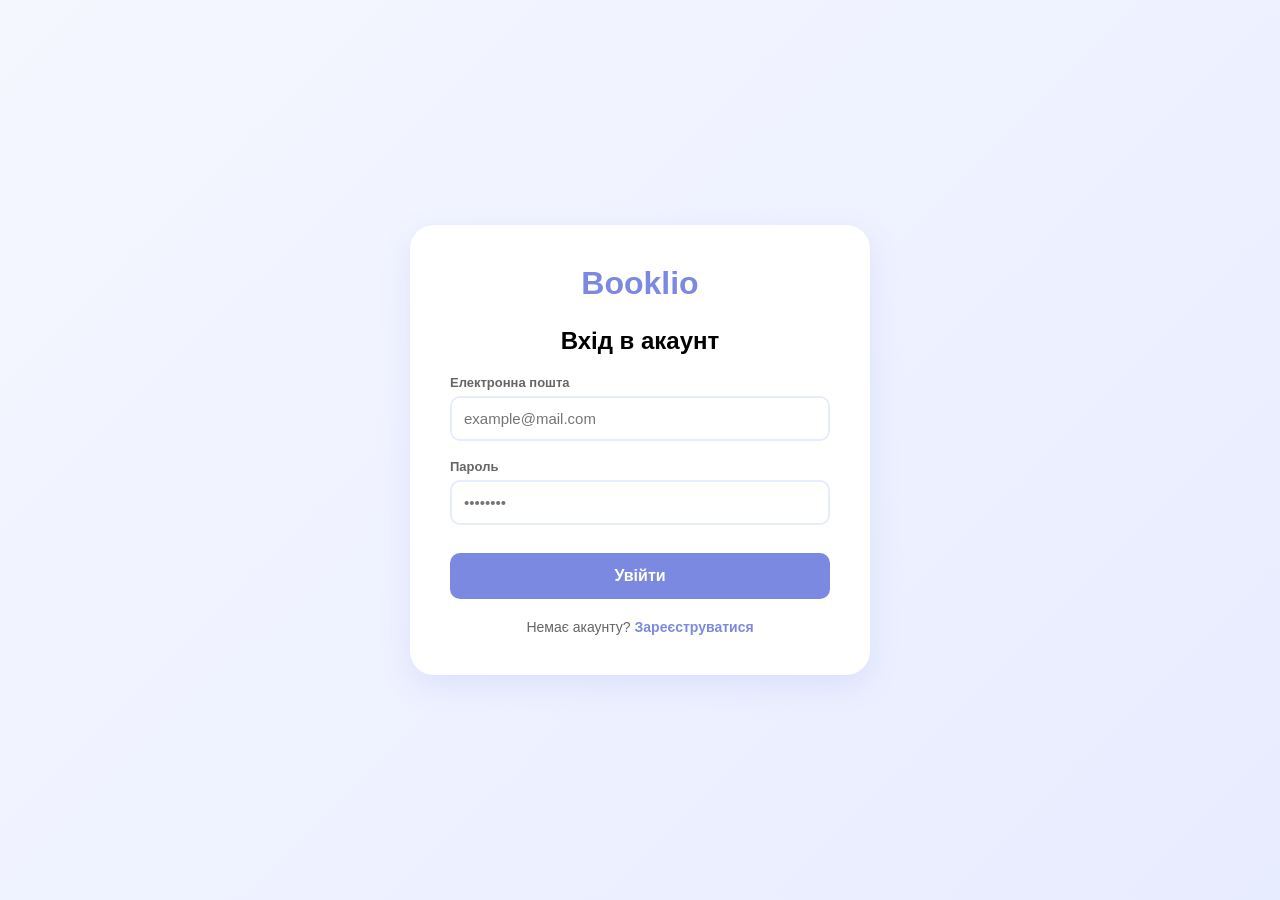
<file: login.html>
<!DOCTYPE html>

<html lang="uk">

<head>

    <meta charset="UTF-8">

    <title>Авторизація — Booklio</title>

    <style>

        body { margin: 0; font-family: 'Segoe UI', sans-serif; background: linear-gradient(135deg, #f5f7ff, #e8ecff); display: flex; justify-content: center; align-items: center; min-height: 100vh; }

        .login-card { background: white; padding: 40px; border-radius: 24px; box-shadow: 0 10px 30px rgba(123, 138, 224, 0.15); width: 100%; max-width: 380px; text-align: center; }

        .brand-title { font-size: 32px; font-weight: bold; color: #7B8AE0; margin-bottom: 25px; }

        .form-group { text-align: left; margin-bottom: 18px; }

        .form-group label { display: block; margin-bottom: 6px; color: #666; font-size: 13px; font-weight: bold; }

        .form-group input { width: 100%; padding: 12px; border: 2px solid #E8ECFF; border-radius: 10px; font-size: 15px; outline: none; box-sizing: border-box; }

        .form-group input:focus { border-color: #7B8AE0; }

        .submit-btn { width: 100%; background-color: #7B8AE0; color: white; border: none; padding: 14px; border-radius: 10px; font-size: 16px; font-weight: bold; cursor: pointer; margin-top: 10px; }

        .submit-btn:hover { background-color: #6574d4; }

        .toggle-text { margin-top: 20px; font-size: 14px; color: #666; }

        .toggle-text a { color: #7B8AE0; font-weight: bold; text-decoration: none; cursor: pointer; }

        .error-msg { color: #ff4d4d; font-size: 13px; margin-top: 10px; display: none; }

    </style>

</head>

<body>



    <div class="login-card">

        <div class="brand-title">Booklio</div>

       

        <h2 id="form-title">Вхід в акаунт</h2>

        <form id="auth-form">

            <div class="form-group" id="username-group" style="display: none;">

                <label>Ваше ім'я (для профілю)</label>

                <input type="text" id="auth-username" placeholder="Як до вас звертатися?">

            </div>

            <div class="form-group">

                <label>Електронна пошта</label>

                <input type="email" id="auth-email" required placeholder="example@mail.com">

            </div>

            <div class="form-group">

                <label>Пароль</label>

                <input type="password" id="auth-password" required placeholder="••••••••">

            </div>

           

            <button type="submit" class="submit-btn" id="submit-form-btn">Увійти</button>

            <div id="error-box" class="error-msg"></div>

        </form>



        <div class="toggle-text" id="toggle-zone">

            Немає акаунту? <a id="switch-to-reg">Зареєструватися</a>

        </div>

    </div>



    <script>

        let isSignUpMode = false; // Початковий стан — Вхід

       

        const formTitle = document.getElementById('form-title');

        const usernameGroup = document.getElementById('username-group');

        const submitBtn = document.getElementById('submit-form-btn');

        const toggleZone = document.getElementById('toggle-zone');

        const errorBox = document.getElementById('error-box');

       

        // ПЕРЕМИКАННЯ РЕЖИМІВ (Вхід / Реєстрація)

        function toggleMode(toSignUp) {

            isSignUpMode = toSignUp;

            errorBox.style.display = 'none';

            if (isSignUpMode) {

                formTitle.textContent = "Реєстрація";

                usernameGroup.style.display = "block";

                document.getElementById('auth-username').required = true;

                submitBtn.textContent = "Створити акаунт";

                toggleZone.innerHTML = `Вже є акаунт? <a id="switch-to-login">Увійти</a>`;

                document.getElementById('switch-to-login').onclick = () => toggleMode(false);

            } else {

                formTitle.textContent = "Вхід в акаунт";

                usernameGroup.style.display = "none";

                document.getElementById('auth-username').required = false;

                submitBtn.textContent = "Увійти";

                toggleZone.innerHTML = `Немає акаунту? <a id="switch-to-reg">Зареєструватися</a>`;

                document.getElementById('switch-to-reg').onclick = () => toggleMode(true);

            }

        }



        document.getElementById('switch-to-reg').onclick = () => toggleMode(true);



        // ОБРОБКА ДАНИХ

        document.getElementById('auth-form').onsubmit = function(e) {

            e.preventDefault();

            errorBox.style.display = 'none';

           

            const email = document.getElementById('auth-email').value.trim();

            const password = document.getElementById('auth-password').value;

           

            if (isSignUpMode) {

                // РЕЖИМ РЕЄСТРАЦІЇ

                const name = document.getElementById('auth-username').value.trim();

               

                // Зберігаємо дані користувача в локальну пам'ять браузера

                localStorage.setItem('reg_email', email);

                localStorage.setItem('reg_password', password);

                localStorage.setItem('reg_name', name);

               

                alert("Реєстрація успішна! Тепер ви можете увійти.");

                toggleMode(false); // перемикаємо на вхід

            } else {

                // РЕЖИМ ВХОДУ

                const savedEmail = localStorage.getItem('reg_email');

                const savedPassword = localStorage.getItem('reg_password');

                const savedName = localStorage.getItem('reg_name');

               

                if (!savedEmail) {

                    errorBox.textContent = "Цей акаунт не знайдено. Спочатку зареєструйтеся!";

                    errorBox.style.display = 'block';

                    return;

                }

               

                if (email === savedEmail && password === savedPassword) {

                    // Зберігаємо активну сесію та перенаправляємо на головну

                    localStorage.setItem('username', savedName);

                    window.location.href = "index.html";

                } else {

                    errorBox.textContent = "Невірний логін або пароль!";

                    errorBox.style.display = 'block';

                }

            }

        };

    </script>

</body>

</html>
</file>
